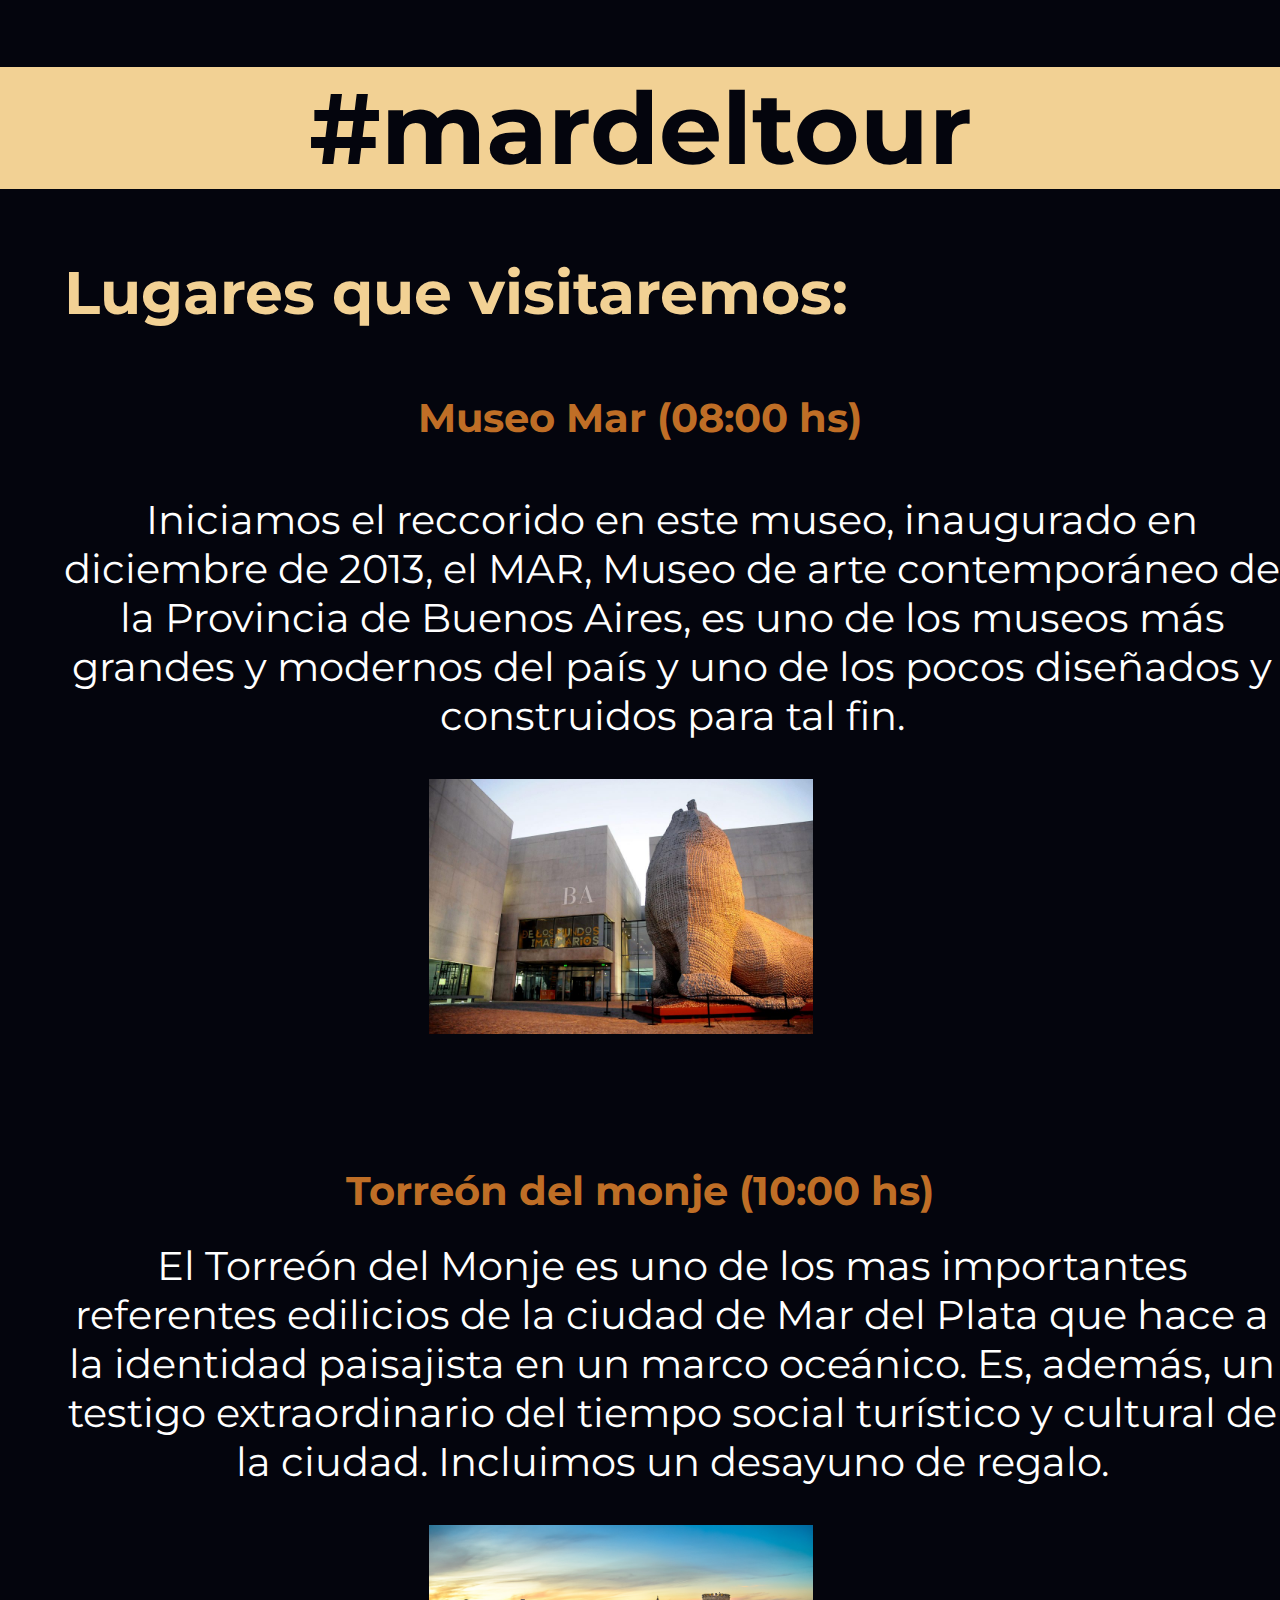
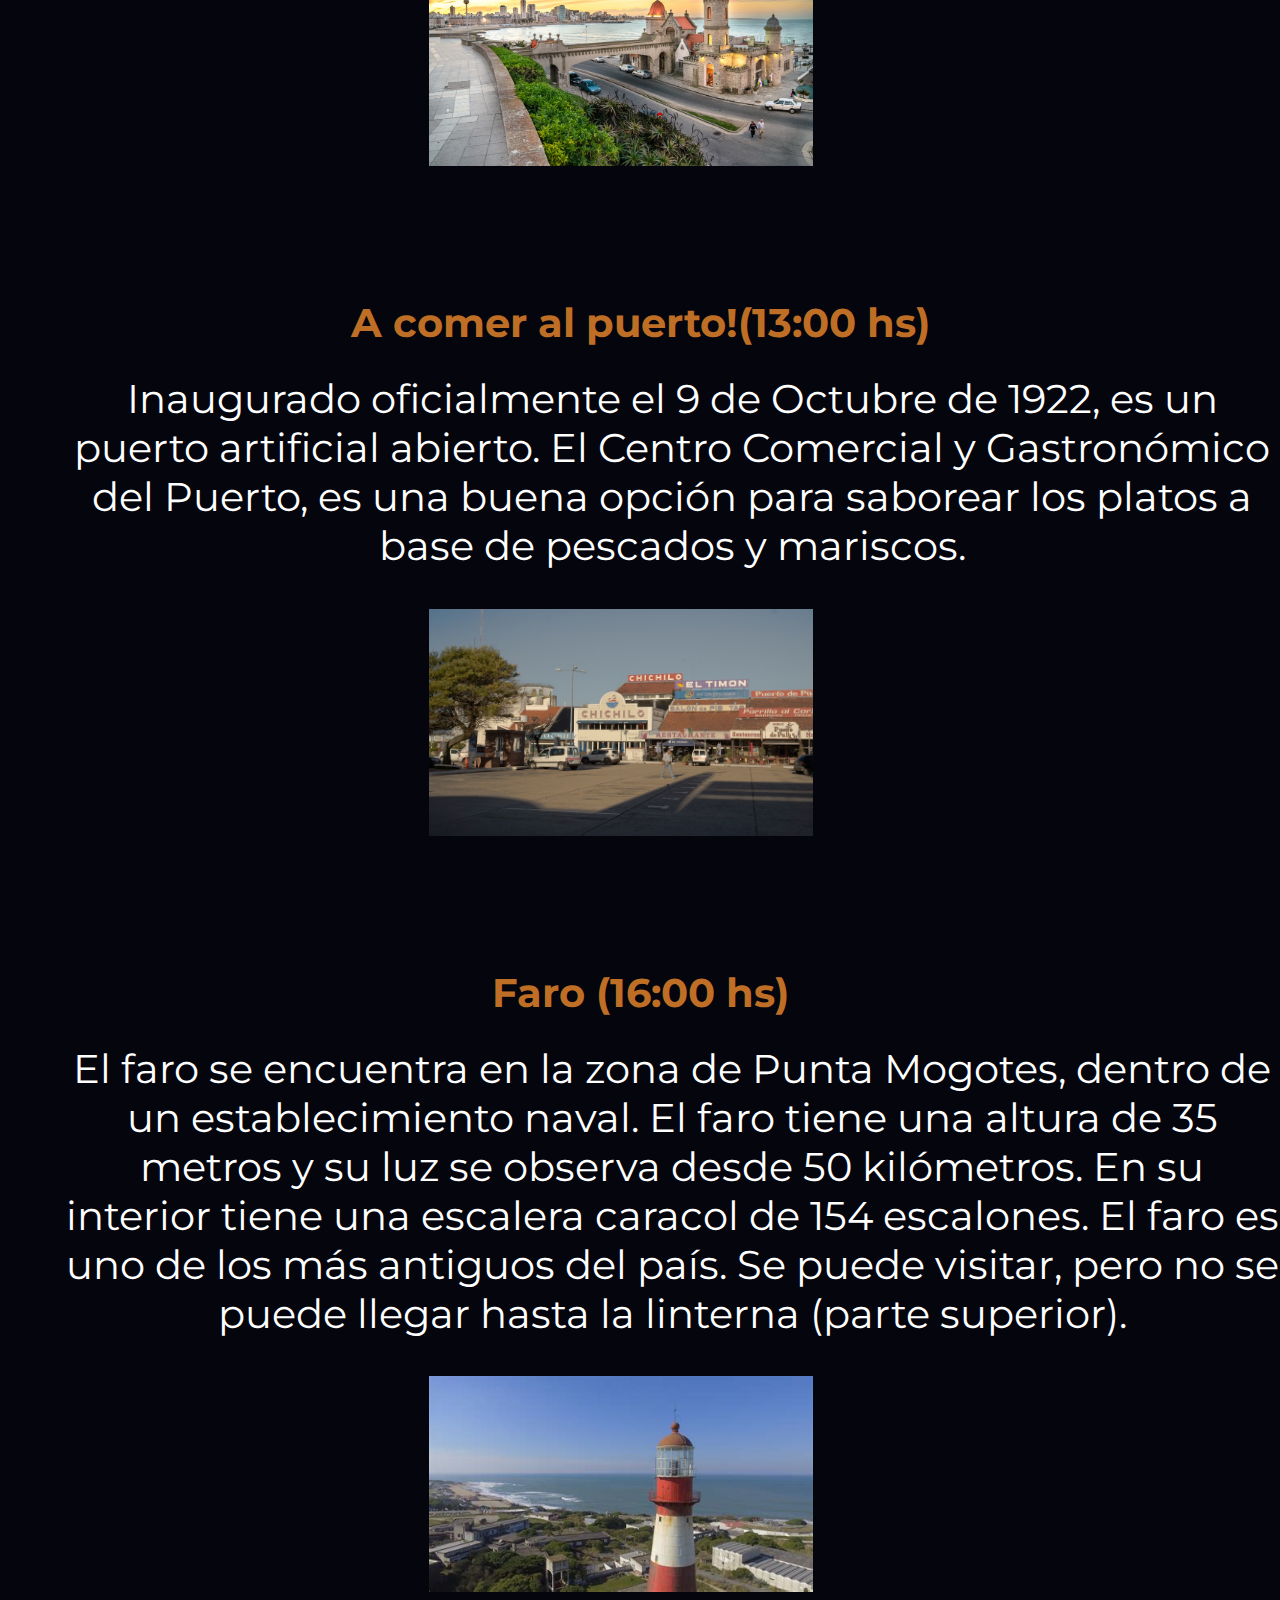
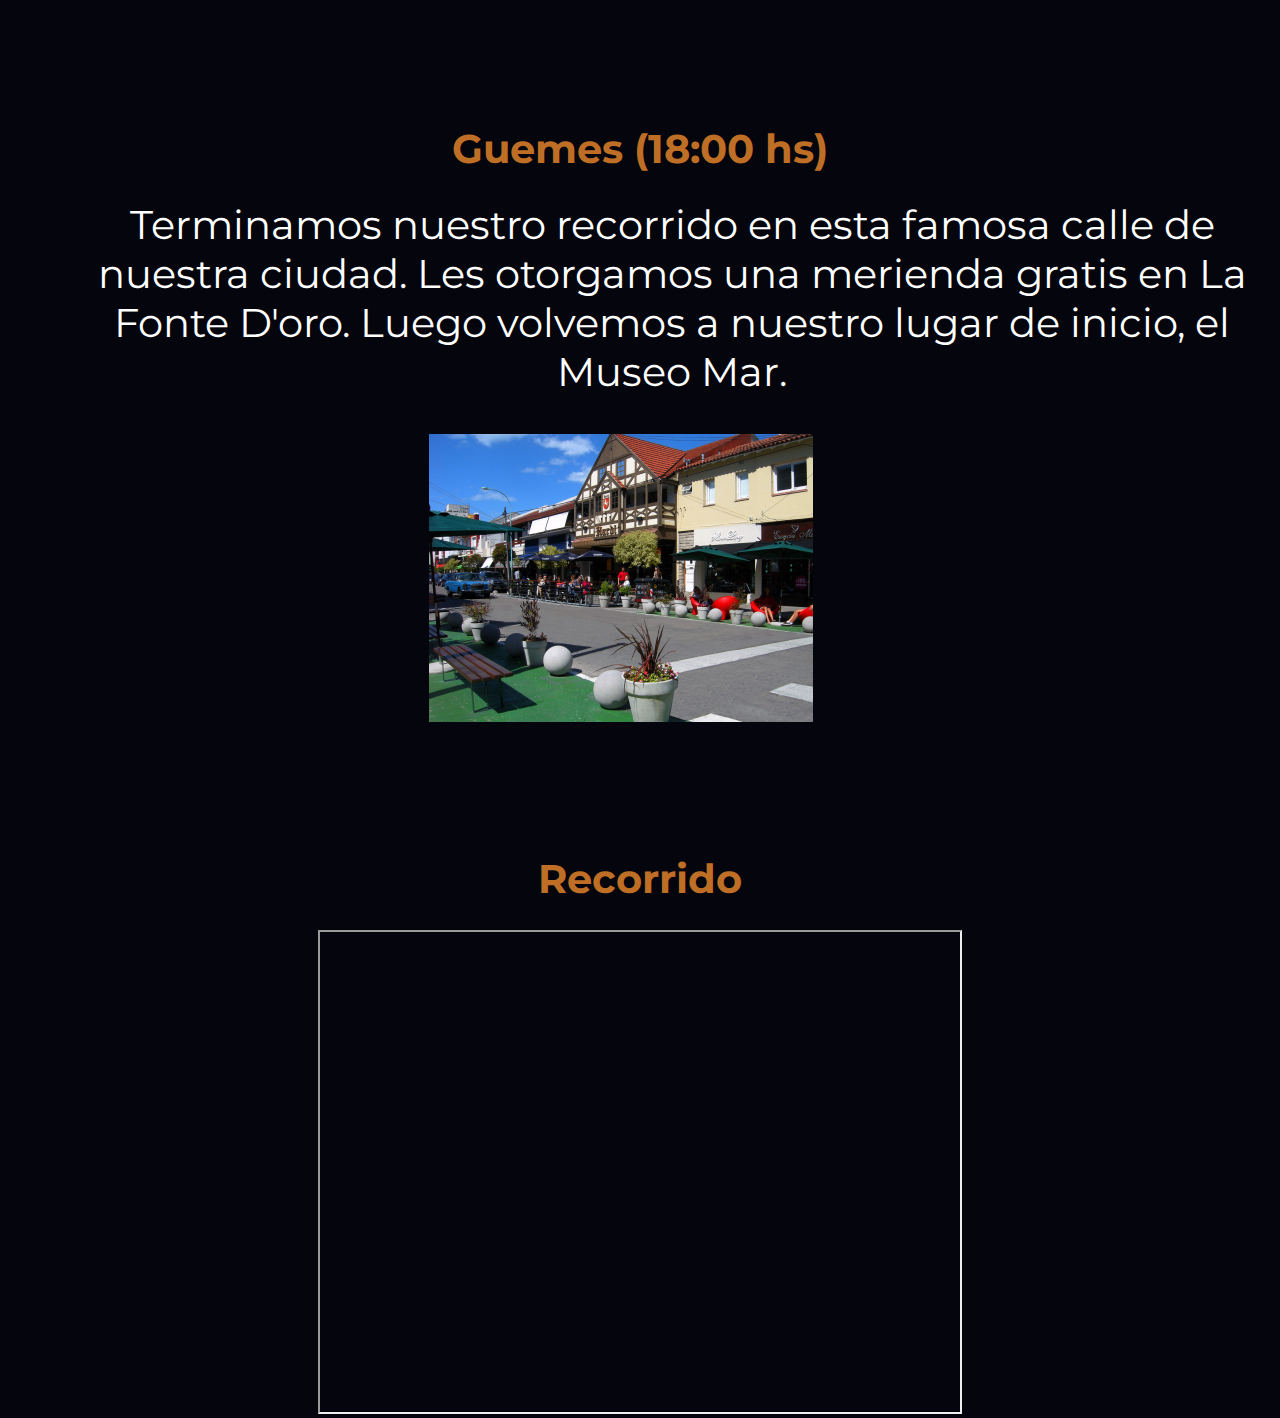
<file: index.html>
<!DOCTYPE html>
<html lang="en">
<head>
    <meta charset="UTF-8">
    <meta http-equiv="X-UA-Compatible" content="IE=edge">
    <meta name="viewport" content="width=device-width, initial-scale=1.0">
    <title>Geografia</title>
    <link rel="stylesheet" type="text/css" href="styles.css">
    <link rel="preconnect" href="https://fonts.googleapis.com">
    <link rel="preconnect" href="https://fonts.gstatic.com" crossorigin>
    <link href="https://fonts.googleapis.com/css2?family=Montserrat&display=swap" rel="stylesheet">
</head>
<body>
    <h1 id="titulo">#mardeltour</h1>
    <h1 id="lugares">Lugares que visitaremos: </h1>
    <div class="parada1">
        <h4 id="titulomuseo">Museo Mar (08:00 hs)</h4>
        <p id="desmuseo">Iniciamos el reccorido en este museo, inaugurado en diciembre de 2013, el MAR, Museo de arte contemporáneo de la Provincia de Buenos Aires, es uno de los museos más grandes y modernos del país y uno de los pocos diseñados y construidos para tal fin.</p>
        <div class="museomar">
            <img id="museo" src="fotos/museomar.jpeg" alt="">
        </div>
    </div>
    <div>
        <h1 id="titulotorreon">Torreón del monje (10:00 hs)</h1>
        <p id="destorreon">
            El Torreón del Monje es uno de los mas importantes referentes edilicios de la ciudad de Mar del Plata que hace a la identidad paisajista en un marco oceánico. Es, además, un testigo extraordinario del tiempo social turístico y cultural de la ciudad. Incluimos un desayuno de regalo.</p>
        <div class="torreonmonje">
            <img id="torreon" src="fotos/torreon.jpeg" alt="">
        </div>    
    </div>
    <div>
        <h1 id="titulopuerto">A comer al puerto!(13:00 hs)</h1>
        <p id="despuerto">Inaugurado oficialmente el 9 de Octubre de 1922, es un puerto artificial abierto. El Centro Comercial y Gastronómico del Puerto, es una buena opción para saborear los platos a base de pescados y mariscos.
        </p>
        <div class="puertocomida">
            <img id="puerto" src="fotos/puerto.jpeg" alt="">
        </div>    
    </div>
    <div>
        <h1 id="titulofaro">Faro (16:00 hs)</h1>
        <p id="desfaro">El faro se encuentra en la zona de Punta Mogotes, dentro de un establecimiento naval. El faro tiene una altura de 35 metros y su luz se observa desde 50 kilómetros. En su interior tiene una escalera caracol de 154 escalones. El faro es uno de los más antiguos del país. Se puede visitar, pero no se puede llegar hasta la linterna (parte superior).
        </p>
        <div class="faromogotes">
            <img id="faro" src="fotos/faro.jpeg" alt="">
        </div>    
    </div>
    <div>
        <h1 id="tituloguemes">Guemes (18:00 hs)</h1>
        <p id="desguemes">Terminamos nuestro recorrido en esta famosa calle de nuestra ciudad. Les otorgamos una merienda gratis en La Fonte D'oro. Luego volvemos a nuestro lugar de inicio, el Museo Mar.</p>
        <div class="guemescomida">
            <img id="guemes" src="fotos/guemes.jpeg" alt="">
        </div>    
    </div>
    <div class="mapa">
        <h1 id="titulorecorrido">Recorrido</h1>
        <iframe src="https://www.google.com/maps/d/embed?mid=136dVoYwEme6onVolmn8hOoXUe-98Rt8-" width="640" height="480"></iframe>
    </div>
</body>
</html>
</file>
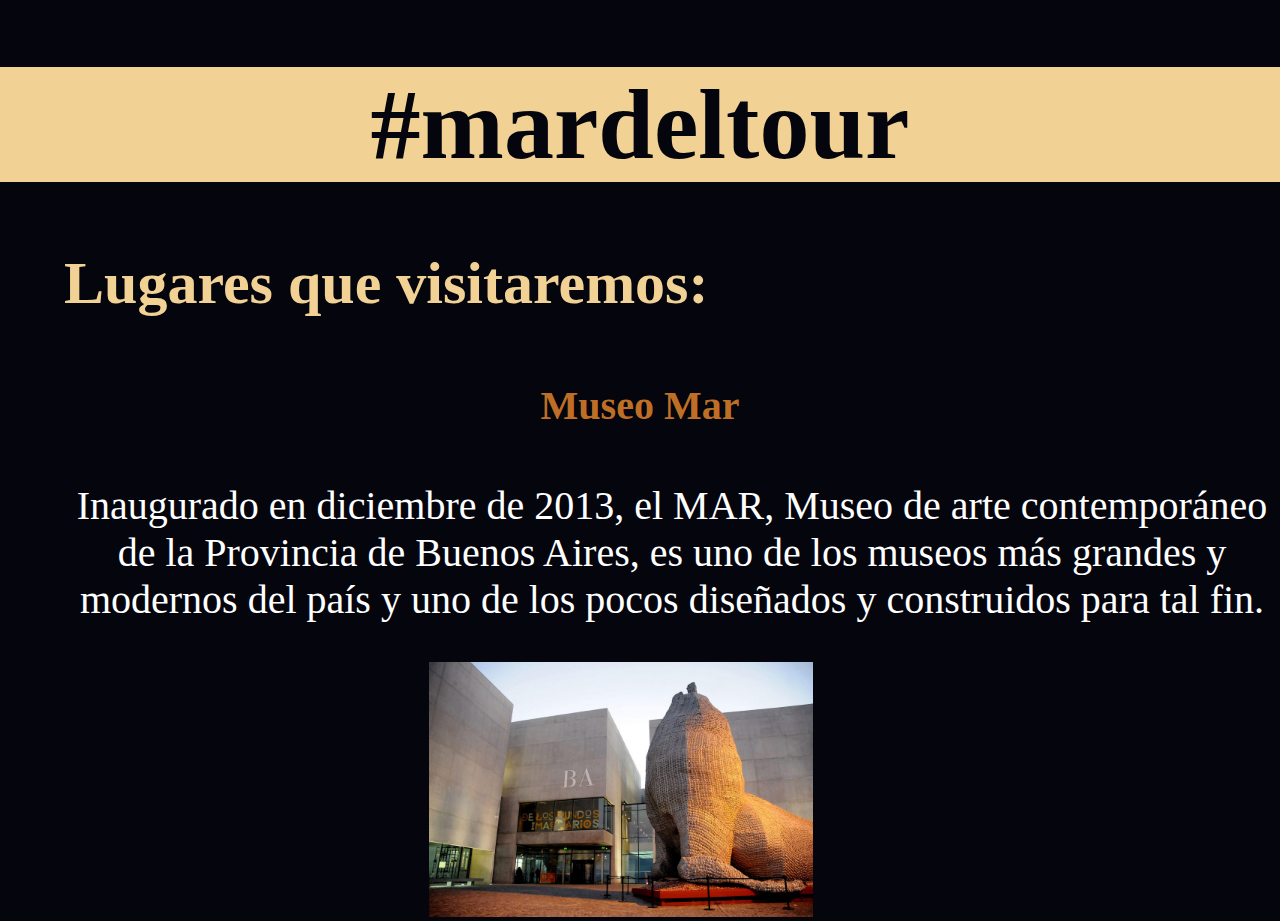
<file: geografia/index.html>
<!DOCTYPE html>
<html lang="en">
<head>
    <meta charset="UTF-8">
    <meta http-equiv="X-UA-Compatible" content="IE=edge">
    <meta name="viewport" content="width=device-width, initial-scale=1.0">
    <title>Geografia</title>
    <link rel="stylesheet" href="styles.css">
</head>
<body>
    <!--<img id="costa" src="costa.jpeg" alt="">-->
    <h1 id="titulo">#mardeltour</h1>
    <h1 id="lugares">Lugares que visitaremos: </h1>
    <div class="parada1">
        <h4 id="titulomuseo">Museo Mar</h4>
        <p id="desmuseo">Inaugurado en diciembre de 2013, el MAR, Museo de arte contemporáneo de la Provincia de Buenos Aires, es uno de los museos más grandes y modernos del país y uno de los pocos diseñados y construidos para tal fin.</p>
        <div class="museomar">
            <img id="museo" src="museomar.jpeg" alt="">
        </div>
    </div>
</body>
</html>
</file>
<file: styles.css>
/* Color Theme Swatches in Hex */
.Made-of-Gold-1-hex { color: #04050D; }
.Made-of-Gold-2-hex { color: #F2D194; }
.Made-of-Gold-3-hex { color: #D9A566; }
.Made-of-Gold-4-hex { color: #BF6E26; }
.Made-of-Gold-5-hex { color: #A67041; }
body{
    margin:0;
    background-color:#04050D;
    font-family: 'Montserrat', sans-serif;
}
#titulo{
    color:#04050D;
    background-color:#F2D194;
    font-size:100px;
    text-align:center ;
}
#costa{
    display:block;
    width:100%;
    height:1%;
}
#lugares{
    font-size:60px;
    color:#F2D194;
    margin:5%;
}
.museomar, .torreonmonje, .puertocomida, .faromogotes, .guemescomida{
    text-align:center;
    margin-bottom:10%;
}
#museo, #torreon, #puerto, #faro, #guemes{
    width:30%;
    height:30%;
    margin-right: 3%;
    margin-top:3%;
}
p{
    margin:0;
}
#desmuseo, #destorreon, #despuerto, #desfaro, #desguemes{
    color:#FFFFFF;
    font-size:40px;
    margin-left:5%;
    margin-right:0%;
    text-align:center;
}
#titulomuseo, #titulotorreon, #titulopuerto, #titulofaro, #tituloguemes, #titulorecorrido{
    color:#BF6E26;
    font-size:40px;
    text-align:center
}
.mapa{
    text-align:center;
}
</file>
<file: geografia/styles.css>
/* Color Theme Swatches in Hex */
.Made-of-Gold-1-hex { color: #04050D; }
.Made-of-Gold-2-hex { color: #F2D194; }
.Made-of-Gold-3-hex { color: #D9A566; }
.Made-of-Gold-4-hex { color: #BF6E26; }
.Made-of-Gold-5-hex { color: #A67041; }
body{
    margin:0;
    background-color:#04050D;
/*    background-image:url("costa2.jpeg")*/
}
#titulo{
    color:#04050D;
    background-color:#F2D194;
    font-size:100px;
    text-align:center ;
}
#costa{
    display:block;
    width:100%;
    height:1%;
}
#lugares{
    font-size:60px;
    color:#F2D194;
    margin:5%;
}
.museomar{
    text-align:center;
}
#museo{
    width:30%;
    height:30%;
    margin-right: 3%;
    margin-top:3%;
}
p{
    margin:0;
}
#desmuseo{
    color:#FFFFFF;
    font-size:40px;
    margin-left:5%;
    margin-right:0%;
    text-align:center;
}
#titulomuseo{
    color:#BF6E26;
    font-size:40px;
    text-align:center
}
/*div.polaroid*/
</file>
